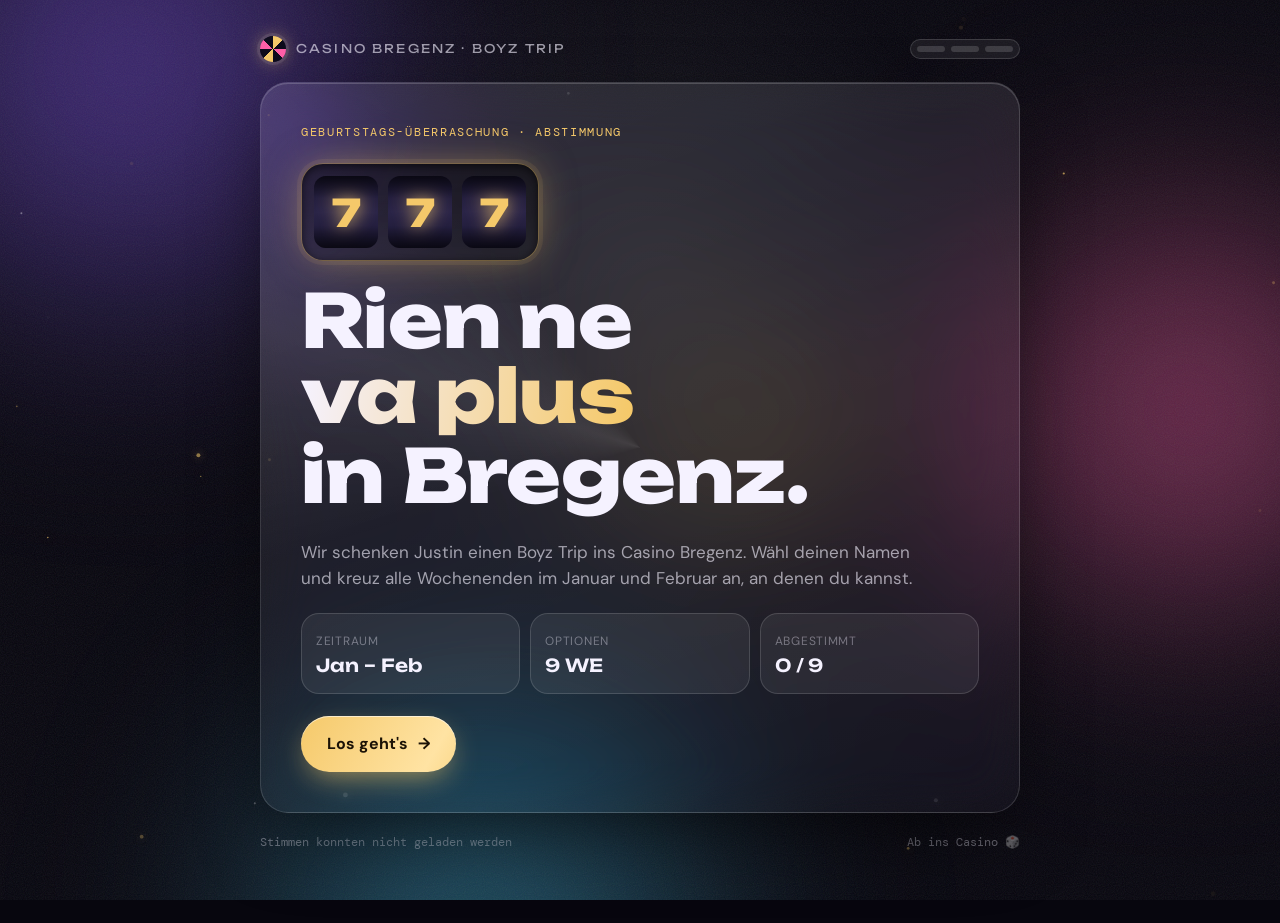
<file: index.html>
<!doctype html>
<html lang="de">
<head>
<meta charset="utf-8">
<meta name="viewport" content="width=device-width,initial-scale=1,viewport-fit=cover">
<title>Bregenz Boyz Trip</title>
<meta name="description" content="Abstimmung: Wann geht's ins Casino Bregenz?">
<meta property="og:title" content="🎰 Bregenz Boyz Trip – stimm ab!">
<meta property="og:description" content="Wähl deinen Namen und kreuz an, welche Wochenenden im Jan/Feb du kannst.">
<meta name="theme-color" content="#07060e">
<link rel="icon" href="data:image/svg+xml,%3Csvg xmlns='http://www.w3.org/2000/svg' viewBox='0 0 100 100'%3E%3Ctext y='.9em' font-size='90'%3E%F0%9F%8E%B0%3C/text%3E%3C/svg%3E">
<link rel="preconnect" href="https://fonts.googleapis.com">
<link rel="stylesheet" href="https://fonts.googleapis.com/css2?family=Unbounded:wght@400;600;800&family=DM+Sans:opsz,wght@9..40,400;9..40,500;9..40,700&family=DM+Mono:wght@500&display=swap">
<link rel="stylesheet" href="style.css">
</head>
<body>
<div class="aurora" aria-hidden="true"><div class="blob b1"></div><div class="blob b2"></div><div class="blob b3"></div><div class="blob b4"></div></div>
<div class="grain" aria-hidden="true"></div>
<canvas id="sparks" aria-hidden="true"></canvas>
<div class="spot" aria-hidden="true"></div>
<canvas id="confetti" aria-hidden="true"></canvas>

<main class="wrap">
  <div class="top">
    <div class="brand"><div class="chip-dot"></div>Casino Bregenz · Boyz Trip</div>
    <div class="steps" id="steps" aria-hidden="true"><span></span><span></span><span></span></div>
  </div>
  <section class="card" id="stage" aria-live="polite"></section>
  <div class="foot"><span id="dbstate">Verbinde …</span><span>Ab ins Casino 🎲</span></div>
</main>

<script src="common.js"></script>
<script>
let state = { step:0, name:null, picks:new Set(), none:false };
let votes = {};
let lastSave = "pending";
const stage = document.getElementById("stage");

function render(){
  const v=stage.querySelector(".view");
  if(v && !render.busy){ render.busy=true; v.classList.add("out"); setTimeout(()=>{ render.busy=false; _render(); },230); return; }
  _render();
}
function _render(){
  setSteps(state.step);
  [renderIntro, renderNames, renderDates, renderDone][state.step]();
}

function renderIntro(){
  const n = Object.keys(votes).length;
  stage.innerHTML = `<div class="view">
    <div class="eyebrow">Geburtstags-Überraschung · Abstimmung</div>
    ${slotHTML()}
    <h1><span class="reveal"><span style="--d:.1"><span class="shine">Rien ne va plus</span></span></span><span class="reveal"><span style="--d:.28">in Bregenz.</span></span></h1>
    <p class="lead">Wir schenken Justin einen Boyz Trip ins Casino Bregenz. Wähl deinen Namen und kreuz alle Wochenenden im Januar und Februar an, an denen du kannst.</p>
    <div class="facts">
      <div class="fact"><small>Zeitraum</small><b>Jan – Feb</b></div>
      <div class="fact"><small>Optionen</small><b>${DATES.length} WE</b></div>
      <div class="fact"><small>Abgestimmt</small><b>${n} / ${NAMES.length}</b></div>
    </div>
    <div class="row"><button class="btn" id="go">Los geht's <span aria-hidden="true">→</span></button></div>
  </div>`;
  document.getElementById("go").onclick = ()=>{ state.step=1; render(); };
}

function renderNames(){
  stage.innerHTML = `<div class="view">
    <div class="eyebrow">Schritt 1 von 2</div>
    <h2>Wer bist du?</h2>
    <div class="names">${NAMES.map((n,i)=>`
      <button class="name ${n===BDAY?"bday":""} ${state.name===n?"sel":""}" data-n="${n}" style="--i:${i};${hue(n)}">
        ${votes[n]?`<span class="voted">✓ dabei</span>`:""}
        <div class="avatar">${n[0]}</div>
        <span>${n}</span>
        ${n===BDAY?`<div class="tag">Geburtstagskind</div>`:""}
      </button>`).join("")}
    </div>
    <div class="row"><button class="btn ghost small" id="back">← Zurück</button></div>
  </div>`;
  stage.querySelectorAll(".name").forEach(b=>b.onclick=()=>{
    const n=b.dataset.n, v=votes[n];
    state.name=n; state.picks=new Set(v?v.dates:[]); state.none=!!(v&&v.none);
    b.classList.add("sel");
    setTimeout(()=>{ state.step=2; render(); }, 260);
  });
  document.getElementById("back").onclick=()=>{state.step=0; render();};
}

function renderDates(){
  const months=[...new Set(DATES.map(d=>d.m))], n=state.name;
  stage.innerHTML = `<div class="view">
    <div class="who" style="${hue(n)}"><div class="avatar">${n[0]}</div><b>${n}</b>${votes[n]?`<span class="small muted">· deine Auswahl bearbeiten</span>`:""}</div>
    <div class="eyebrow">Schritt 2 von 2 · Mehrfachauswahl</div>
    <h2>Welche Wochenenden passen dir?</h2>
    ${months.map(m=>`
      <div class="month">${m}</div>
      <div class="dates">${DATES.filter(d=>d.m===m).map((d,i)=>`
        <button class="date ${state.picks.has(d.id)?"sel":""}" data-id="${d.id}" style="--i:${i}" aria-pressed="${state.picks.has(d.id)}">
          <span class="check"><svg viewBox="0 0 16 16"><path d="M3 8.5l3.2 3L13 4.5"/></svg></span>
          <span class="days">${d.days}</span>
          <span class="wd">${d.wd} · ${d.m.split(" ")[0]}</span>
          ${d.hint?`<span class="hint ${d.cls||""}">${d.hint}</span>`:""}
        </button>`).join("")}
      </div>`).join("")}
    <button class="none ${state.none?"sel":""}" id="none">✕ &nbsp;Kein Termin passt mir</button>
    <div class="row actionbar" style="justify-content:space-between">
      <button class="btn ghost small" id="back">← Name ändern</button>
      <div class="row"><span class="counter" id="counter"></span><button class="btn" id="send">Abstimmen</button></div>
    </div>
  </div>`;
  const upd=()=>{ setTimeout(()=>{const cb=document.querySelector("#counter b"); cb&&cb.classList.add("bump")},0);
    document.getElementById("counter").innerHTML = state.none?"keiner passt":`<b>${state.picks.size}</b> gewählt`;
    document.getElementById("send").disabled = !(state.picks.size||state.none);
  };
  stage.querySelectorAll(".date").forEach(b=>b.onclick=(e)=>{
    const id=+b.dataset.id, r=b.getBoundingClientRect();
    b.style.setProperty("--px",(e.clientX-r.left)+"px"); b.style.setProperty("--py",(e.clientY-r.top)+"px");
    b.classList.add("flash"); setTimeout(()=>b.classList.remove("flash"),40);
    state.picks.has(id)?state.picks.delete(id):state.picks.add(id);
    b.classList.toggle("sel"); b.setAttribute("aria-pressed", state.picks.has(id));
    if(state.picks.size && state.none){ state.none=false; document.getElementById("none").classList.remove("sel"); }
    upd();
  });
  document.getElementById("none").onclick=(e)=>{
    state.none=!state.none; e.currentTarget.classList.toggle("sel",state.none);
    if(state.none){ state.picks.clear(); stage.querySelectorAll(".date.sel").forEach(x=>{x.classList.remove("sel");x.setAttribute("aria-pressed","false")}); }
    upd();
  };
  document.getElementById("back").onclick=()=>{state.step=1; render();};
  document.getElementById("send").onclick=submit;
  upd();
}

function voteCode(name, ids, none){
  const list = none ? "kein Termin" : ids.map(i=>byId[i].short).join(", ");
  return `🎰 Bregenz-Vote ${name}: ${list}\n#BZ:${name}:${none?"0":ids.join(".")}`;
}

async function submit(){
  const ids=[...state.picks].sort((a,b)=>a-b);
  const rec={name:state.name, dates:ids, none:state.none};
  votes[state.name]={...rec};
  lastSave="pending"; state.step=3; render(); burst();
  if(!WORKER_URL){ lastSave="fail"; renderDone(); return; }
  try{
    const r = await fetch(WORKER_URL + "/vote", {method:"POST", headers:{"Content-Type":"application/json"}, body:JSON.stringify(rec)});
    lastSave = r.ok ? "ok" : "fail";
  }catch{ lastSave="fail"; }
  if(state.step===3) renderDone();
}

function renderDone(){
  const ids=[...state.picks].sort((a,b)=>a-b);
  const code=voteCode(state.name, ids, state.none);
  const msg = lastSave==="ok" ? `<span class="status ok">✓ Gespeichert. Du kannst deine Auswahl jederzeit ändern.</span>`
    : lastSave==="pending" ? `<span class="status">Speichere …</span>`
    : `<span class="status warn">Speichern hat nicht geklappt. Kopier deine Antwort und schick sie in den Gruppenchat.</span>`;
  stage.innerHTML = `<div class="view done">
    <div class="eyebrow">Faites vos jeux</div>
    <h2><span class="shine">Danke, ${esc(state.name)}!</span></h2>
    <p class="lead">${state.none?"Schade, dass kein Termin passt. Wir melden uns.":`Du hast <b>${ids.length}</b> ${ids.length===1?"Wochenende":"Wochenenden"} gewählt: ${ids.map(i=>byId[i].short).join(" · ")}`}</p>
    ${msg}
    ${lastSave==="fail"?`<div class="ticket">
      <div class="eyebrow">Deine Antwort</div>
      <code id="code">${esc(code)}</code>
      <div class="row"><button class="btn small" id="copy">Kopieren</button><span class="small muted" id="copied"></span></div>
    </div>`:""}
    <div class="row">
      <button class="btn ghost small" id="edit">Auswahl ändern</button>
      <button class="btn ghost small" id="restart">Für jemand anderen abstimmen</button>
    </div>
  </div>`;
  const cp=document.getElementById("copy");
  if(cp) cp.onclick=async()=>{
    const out=document.getElementById("copied");
    try{ await navigator.clipboard.writeText(code); out.textContent="Kopiert ✓"; }
    catch{ const r=document.createRange(); r.selectNodeContents(document.getElementById("code")); const s=getSelection(); s.removeAllRanges(); s.addRange(r); out.textContent="Markiert – jetzt kopieren"; }
  };
  document.getElementById("edit").onclick=()=>{state.step=2; render();};
  document.getElementById("restart").onclick=()=>{state={step:1,name:null,picks:new Set(),none:false}; render();};
}

render();
loadVotes().then(({votes:v})=>{
  votes=v; document.getElementById("dbstate").textContent = WORKER_URL ? "Live verbunden" : "Worker noch nicht eingerichtet";
  if(state.step===0) renderIntro();
}).catch(()=>{ document.getElementById("dbstate").textContent="Stimmen konnten nicht geladen werden"; });
</script>
</body>
</html>
</file>
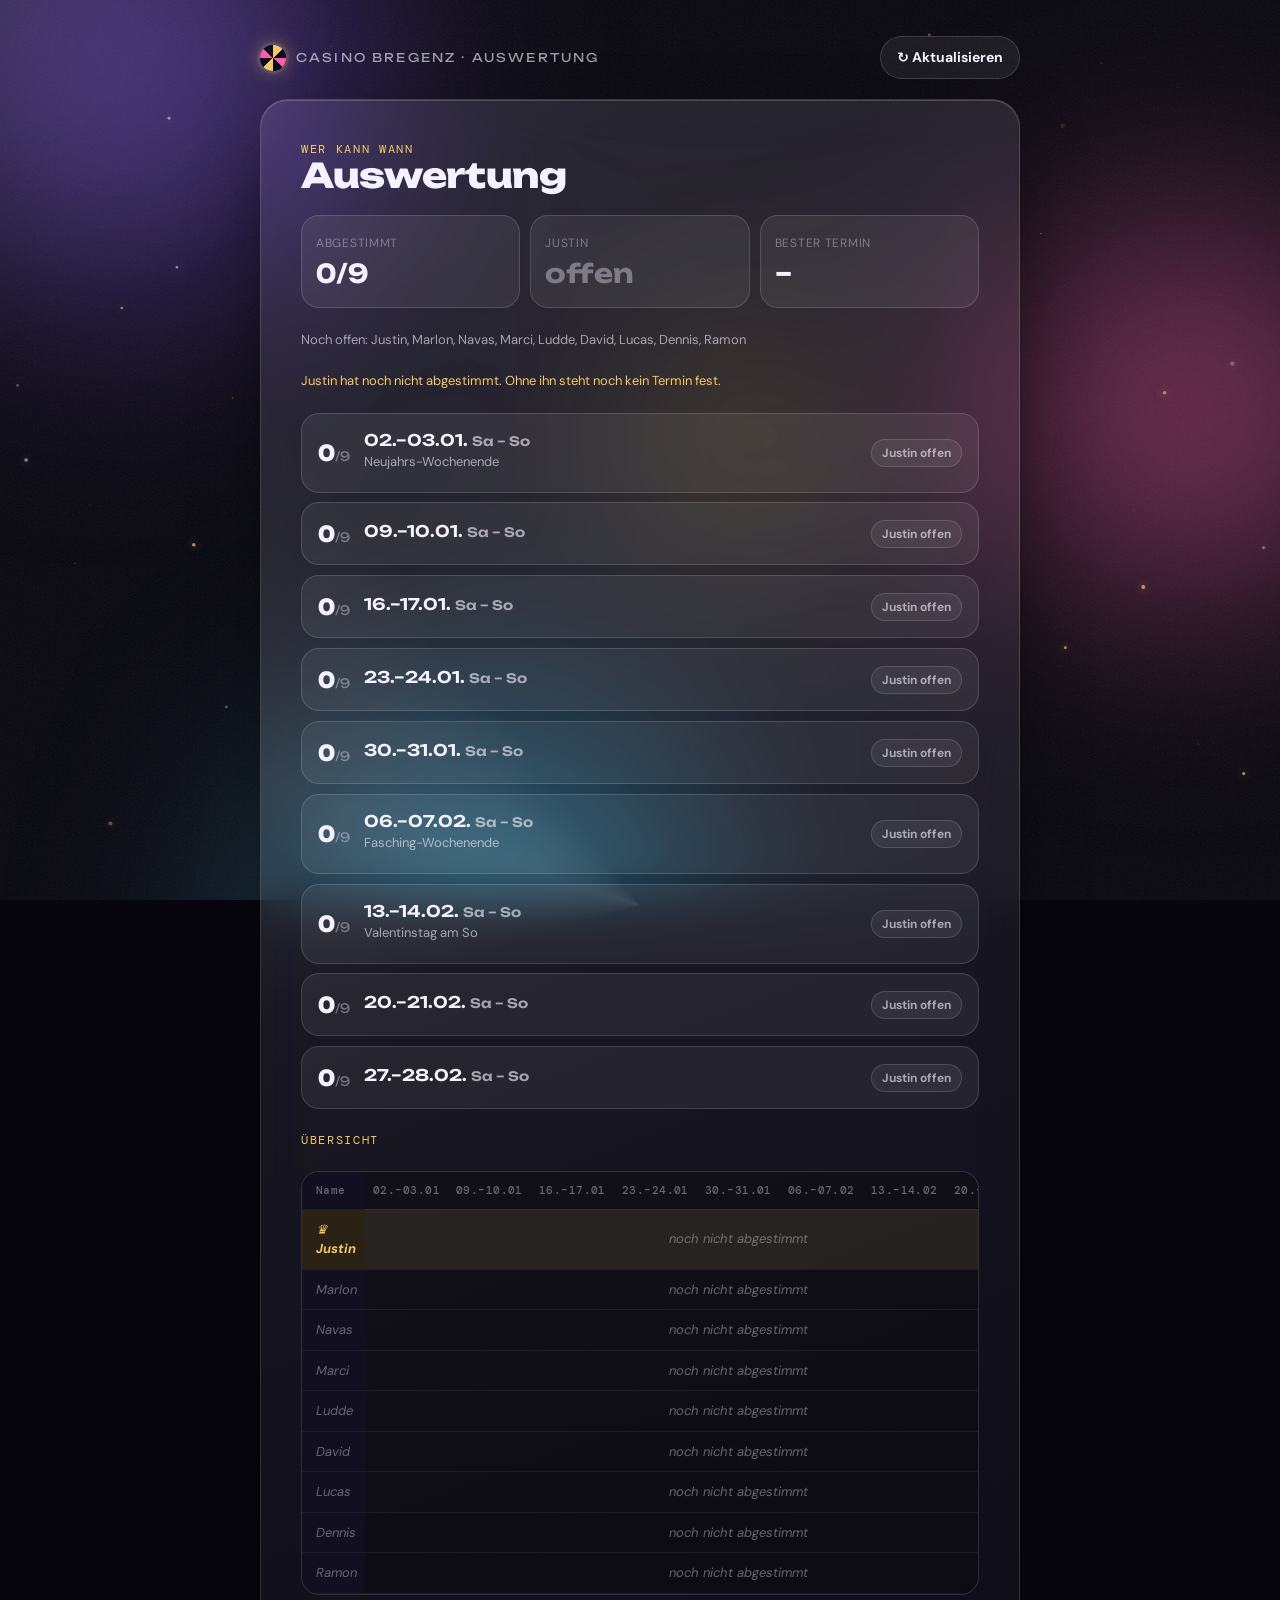
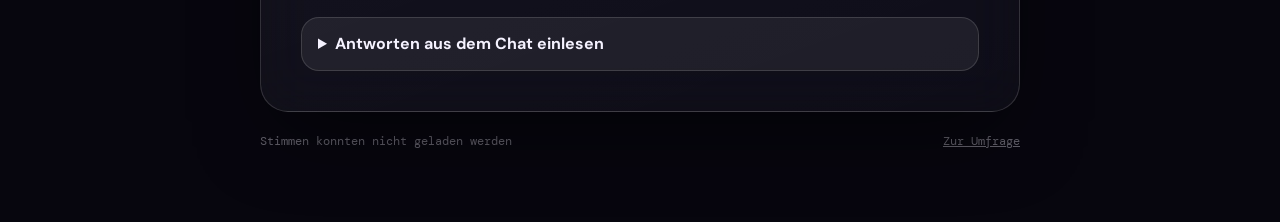
<file: auswertung.html>
<!doctype html>
<html lang="de">
<head>
<meta charset="utf-8">
<meta name="viewport" content="width=device-width,initial-scale=1,viewport-fit=cover">
<title>Bregenz Auswertung</title>
<meta name="robots" content="noindex">
<meta name="theme-color" content="#07060e">
<link rel="icon" href="data:image/svg+xml,%3Csvg xmlns='http://www.w3.org/2000/svg' viewBox='0 0 100 100'%3E%3Ctext y='.9em' font-size='90'%3E%F0%9F%8E%B2%3C/text%3E%3C/svg%3E">
<link rel="preconnect" href="https://fonts.googleapis.com">
<link rel="stylesheet" href="https://fonts.googleapis.com/css2?family=Unbounded:wght@400;600;800&family=DM+Sans:opsz,wght@9..40,400;9..40,500;9..40,700&family=DM+Mono:wght@500&display=swap">
<link rel="stylesheet" href="style.css">
</head>
<body>
<div class="aurora" aria-hidden="true"><div class="blob b1"></div><div class="blob b2"></div><div class="blob b3"></div><div class="blob b4"></div></div>
<div class="grain" aria-hidden="true"></div>
<canvas id="sparks" aria-hidden="true"></canvas>
<div class="spot" aria-hidden="true"></div>
<canvas id="confetti" aria-hidden="true"></canvas>

<main class="wrap">
  <div class="top">
    <div class="brand"><div class="chip-dot"></div>Casino Bregenz · Auswertung</div>
    <button class="btn ghost small" id="reload">↻ Aktualisieren</button>
  </div>
  <section class="card" id="stage" aria-live="polite"><div class="view"><h2>Lade Stimmen …</h2></div></section>
  <div class="foot"><span id="dbstate"></span><a href="./" style="color:inherit">Zur Umfrage</a></div>
</main>

<script src="common.js"></script>
<script>
let votes = {};
const stage = document.getElementById("stage");

function renderResults(){
  const voters=NAMES.filter(n=>votes[n]);
  const open=NAMES.filter(n=>!votes[n]);
  const j=votes[BDAY];
  const rows=DATES.map(d=>{
    const who=voters.filter(n=>votes[n].dates.includes(d.id));
    const jYes = j ? j.dates.includes(d.id) : null;
    return {d, who, jYes, dead: jYes===false};
  });
  const alive=rows.filter(r=>!r.dead);
  const max=Math.max(0,...alive.map(r=>r.who.length));
  const best = (j && max>0) ? alive.filter(r=>r.who.length===max).map(r=>r.d.id) : [];
  const sorted=[...rows].sort((a,b)=>(a.dead-b.dead)||(b.who.length-a.who.length)||(a.d.id-b.d.id));

  stage.innerHTML = `<div class="view">
    <div><div class="eyebrow">Wer kann wann</div><h2>Auswertung</h2></div>
    <div class="kpis">
      <div class="kpi"><small>Abgestimmt</small><b>${voters.length}/${NAMES.length}</b></div>
      <div class="kpi"><small>Justin</small><b style="color:${j?"var(--gold)":"var(--faint)"}">${j?(j.none?"kann nie":j.dates.length+" WE"):"offen"}</b></div>
      <div class="kpi"><small>Bester Termin</small><b>${best.length?byId[best[0]].short.slice(0,6):"–"}</b></div>
    </div>
    ${open.length?`<p class="small muted" style="margin:0">Noch offen: ${open.map(esc).join(", ")}</p>`:`<p class="small" style="margin:0;color:var(--ok)">Alle haben abgestimmt ✓</p>`}
    ${!j?`<p class="small" style="margin:0;color:var(--gold)">Justin hat noch nicht abgestimmt. Ohne ihn steht noch kein Termin fest.</p>`:""}
    <div class="rank">${sorted.map((r,i)=>`
      <div class="r ${r.dead?"dead":""} ${best.includes(r.d.id)?"best":""}" style="--i:${i}">
        <div class="bar" data-w="${(r.who.length/NAMES.length*100).toFixed(1)}"></div>
        <div class="num">${r.who.length}<small>/${NAMES.length}</small></div>
        <div style="min-width:0">
          <div class="when">${r.d.short} <span class="sub">${r.d.wd}</span>${best.includes(r.d.id)?`<span class="crown">Favorit</span>`:""}</div>
          ${r.d.hint?`<div class="sub">${r.d.hint}</div>`:""}
          <div class="faces">${r.who.map(n=>`<span class="face ${n===BDAY?"j":""}" style="${hue(n)}" title="${n}">${n.slice(0,2)}</span>`).join("")}</div>
        </div>
        <div class="jcol">${r.jYes===true?`<span class="jstate yes">♛ Justin kann</span>`:r.jYes===false?`<span class="jstate no">✕ Justin kann nicht · fällt weg</span>`:`<span class="jstate open">Justin offen</span>`}</div>
      </div>`).join("")}
    </div>
    <div class="eyebrow">Übersicht</div>
    <div class="matrix-wrap"><table>
      <thead><tr><th>Name</th>${DATES.map(d=>`<th>${d.short.replace(/\.$/,"")}</th>`).join("")}</tr></thead>
      <tbody>${NAMES.map(n=>{
        const v=votes[n];
        if(!v) return `<tr class="pending ${n===BDAY?"jrow":""}"><td>${n===BDAY?"♛ ":""}${n}</td><td colspan="${DATES.length}">noch nicht abgestimmt</td></tr>`;
        return `<tr class="${n===BDAY?"jrow":""}"><td>${n===BDAY?"♛ ":""}${n}</td>${DATES.map(d=>v.dates.includes(d.id)?`<td class="y">✓</td>`:`<td class="n">✕</td>`).join("")}</tr>`;
      }).join("")}</tbody>
    </table></div>
    <details>
      <summary>Antworten aus dem Chat einlesen</summary>
      <p class="small muted" style="margin-top:0">Falls jemand nicht speichern konnte und seinen <code>#BZ:</code>-Code in den Chat geschickt hat: Chatverlauf hier reinkopieren. Die Codes werden in dieser Ansicht mitgezählt (nicht gespeichert).</p>
      <textarea id="imp" placeholder="#BZ:Marlon:2.4.6"></textarea>
      <div class="row" style="margin-top:10px"><button class="btn small" id="doImp">Einlesen</button><span class="small muted" id="impOut"></span></div>
    </details>
  </div>`;
  requestAnimationFrame(()=>stage.querySelectorAll(".bar").forEach(b=>b.style.width=b.dataset.w+"%"));
  document.getElementById("doImp").onclick=importCodes;
}

function importCodes(){
  const txt=document.getElementById("imp").value;
  const re=/#BZ:([A-Za-zÄÖÜäöüß]+):([0-9.]*)/g; let m, c=0;
  while((m=re.exec(txt))){
    const name=NAMES.find(n=>n.toLowerCase()===m[1].toLowerCase()); if(!name) continue;
    const ids=[...new Set(m[2].split(".").map(Number).filter(x=>byId[x]))].sort((a,b)=>a-b);
    votes[name]={name, dates:ids, none:!ids.length}; c++;
  }
  document.getElementById("impOut").textContent = c ? `${c} eingelesen ✓` : "Keine #BZ-Codes gefunden.";
  if(c) setTimeout(renderResults,500);
}

async function load(){
  const st=document.getElementById("dbstate");
  st.textContent="Lade …";
  try{
    const {votes:v, source}=await loadVotes();
    votes=v; renderResults();
    st.textContent=(source==="live"?"Live":"Über GitHub (kann bis zu 5 Min. verzögert sein)")+" · "+new Date().toLocaleTimeString("de-DE",{hour:"2-digit",minute:"2-digit"});
  }catch(e){
    st.textContent="Stimmen konnten nicht geladen werden"; renderResults();
  }
}
document.getElementById("reload").onclick=load;
load();
setInterval(load, 60000);
</script>
</body>
</html>
</file>
<file: style.css>
/* Layout: one centered glass console over a slowly drifting night-lake aurora; three steps slide through it like dealt cards. Single dark theme by choice. */
:root{
  color-scheme: dark;
  --ink:#07060e;
  --ink-2:#0e0c1c;
  --fg:#f5f2ff;
  --muted:rgba(245,242,255,.62);
  --faint:rgba(245,242,255,.38);
  --glass:rgba(255,255,255,.065);
  --glass-hi:rgba(255,255,255,.12);
  --line:rgba(255,255,255,.14);
  --gold:#f5c96a;
  --gold-deep:#c8902c;
  --rose:#ff5fa8;
  --lake:#46d3ff;
  --violet:#8b5cff;
  --ok:#62f2ae;
  --bad:#ff6f7d;
  --f-display:"Unbounded", "Arial Black", system-ui, sans-serif;
  --f-body:"DM Sans", system-ui, -apple-system, "Segoe UI", sans-serif;
  --f-mono:"DM Mono", ui-monospace, "SF Mono", Menlo, monospace;
  --r-lg:28px; --r-md:18px; --r-sm:12px;
  --ease: cubic-bezier(.2,.8,.2,1);
}
*{box-sizing:border-box}
html,body{min-height:100%}
body{
  background:var(--ink); color:var(--fg);
  font-family:var(--f-body); font-size:16px; line-height:1.5;
  overflow-x:hidden;
  padding-left:max(16px, env(safe-area-inset-left, 0px));
  padding-right:max(16px, env(safe-area-inset-right, 0px));
}
/* ---------- ambient aurora ---------- */
.aurora{position:fixed; inset:0; z-index:0; overflow:hidden; pointer-events:none}
.blob{position:absolute; border-radius:50%; filter:blur(90px); opacity:.55; mix-blend-mode:screen; will-change:transform}
.b1{width:60vmax;height:60vmax;left:-20vmax;top:-25vmax;background:radial-gradient(circle,var(--violet),transparent 65%);animation:drift1 22s ease-in-out infinite alternate}
.b2{width:50vmax;height:50vmax;right:-18vmax;top:10vh;background:radial-gradient(circle,var(--rose),transparent 65%);animation:drift2 26s ease-in-out infinite alternate}
.b3{width:55vmax;height:55vmax;left:10vw;bottom:-30vmax;background:radial-gradient(circle,var(--lake),transparent 65%);animation:drift3 30s ease-in-out infinite alternate;opacity:.45}
.b4{width:26vmax;height:26vmax;left:45vw;top:30vh;background:radial-gradient(circle,var(--gold),transparent 65%);animation:drift4 18s ease-in-out infinite alternate;opacity:.28}
@keyframes drift1{to{transform:translate(18vw,14vh) scale(1.15)}}
@keyframes drift2{to{transform:translate(-22vw,20vh) scale(.9)}}
@keyframes drift3{to{transform:translate(14vw,-18vh) scale(1.2)}}
@keyframes drift4{to{transform:translate(-30vw,-12vh) scale(1.4)}}
.grain{position:fixed;inset:0;z-index:1;pointer-events:none;opacity:.09;
  background-image:url("data:image/svg+xml,%3Csvg xmlns='http://www.w3.org/2000/svg' width='160' height='160'%3E%3Cfilter id='n'%3E%3CfeTurbulence type='fractalNoise' baseFrequency='.9' numOctaves='3' stitchTiles='stitch'/%3E%3C/filter%3E%3Crect width='100%25' height='100%25' filter='url(%23n)'/%3E%3C/svg%3E")}
.spot{position:fixed;inset:0;z-index:1;pointer-events:none;
  background:radial-gradient(600px circle at var(--mx,50%) var(--my,30%), rgba(255,255,255,.07), transparent 60%)}
#confetti{position:fixed;inset:0;z-index:50;pointer-events:none}

/* ---------- shell ---------- */
.wrap{position:relative; z-index:2; max-width:760px; margin:0 auto; padding-block:28px 64px; display:flex; flex-direction:column; gap:20px}
.top{display:flex; align-items:center; justify-content:space-between; gap:12px; flex-wrap:wrap}
.brand{display:flex; align-items:center; gap:10px; font-family:var(--f-display); font-size:12px; letter-spacing:.18em; text-transform:uppercase; color:var(--muted)}
.chip-dot{width:26px;height:26px;border-radius:50%;
  background:conic-gradient(var(--gold) 0 12.5%, var(--ink-2) 0 25%, var(--rose) 0 37.5%, var(--ink-2) 0 50%, var(--gold) 0 62.5%, var(--ink-2) 0 75%, var(--rose) 0 87.5%, var(--ink-2) 0);
  box-shadow:0 0 0 3px rgba(255,255,255,.08), 0 0 18px rgba(245,201,106,.45); animation:spin 9s linear infinite}
@keyframes spin{to{transform:rotate(360deg)}}
.steps{display:flex; gap:6px; padding:6px; border-radius:999px; background:var(--glass); border:1px solid var(--line); backdrop-filter:blur(14px); -webkit-backdrop-filter:blur(14px)}
.steps span{width:28px;height:6px;border-radius:99px;background:rgba(255,255,255,.15);transition:all .5s var(--ease)}
.steps span.on{width:46px;background:linear-gradient(90deg,var(--gold),var(--rose))}

.card{
  position:relative; border-radius:var(--r-lg);
  background:linear-gradient(160deg, rgba(255,255,255,.11), rgba(255,255,255,.03));
  border:1px solid var(--line);
  backdrop-filter:blur(26px) saturate(150%); -webkit-backdrop-filter:blur(26px) saturate(150%);
  box-shadow:0 30px 80px -20px rgba(0,0,0,.6), inset 0 1px 0 rgba(255,255,255,.18);
  padding:clamp(22px,4.5vw,40px);
  overflow:hidden;
}
.card::before{ /* moving sheen */
  content:""; position:absolute; inset:-40%; pointer-events:none;
  background:conic-gradient(from 0deg, transparent 0 70%, rgba(255,255,255,.08) 80%, transparent 90%);
  animation:spin 14s linear infinite;
}
.card > *{position:relative}

.view{display:flex; flex-direction:column; gap:22px; animation:dealIn .8s var(--ease) both}
@keyframes dealIn{from{opacity:0; filter:blur(18px); transform:translateY(24px) scale(.98)}to{opacity:1; filter:blur(0); transform:none}}

.eyebrow{font-family:var(--f-mono); font-size:12px; letter-spacing:.14em; text-transform:uppercase; color:var(--gold)}
h1,h2{font-family:var(--f-display); font-weight:800; margin:0; text-wrap:balance; line-height:1.02; letter-spacing:-.01em}
h1{font-size:clamp(38px,9vw,74px)}
h2{font-size:clamp(24px,5vw,34px)}
.shine{background:linear-gradient(100deg,var(--fg) 20%,var(--gold) 40%,var(--rose) 55%,var(--fg) 75%); background-size:250% 100%;
  -webkit-background-clip:text; background-clip:text; color:transparent; animation:sheen 6s ease-in-out infinite}
@keyframes sheen{0%,100%{background-position:100% 0}50%{background-position:0 0}}
.lead{color:var(--muted); max-width:52ch; margin:0; font-size:17px}

.facts{display:grid; grid-template-columns:repeat(3,minmax(0,1fr)); gap:10px}
.fact{padding:14px; border-radius:var(--r-md); background:var(--glass); border:1px solid var(--line)}
.fact b{display:block; font-family:var(--f-display); font-size:18px; font-weight:600}
.fact small{color:var(--faint); font-size:12px; letter-spacing:.06em; text-transform:uppercase}

/* ---------- buttons ---------- */
.row{display:flex; gap:10px; flex-wrap:wrap; align-items:center}
.btn{
  appearance:none; border:0; cursor:pointer; font:inherit; font-weight:700; font-size:16px;
  padding:16px 26px; border-radius:999px; color:#1b1206;
  background:linear-gradient(120deg,var(--gold),#ffe3a3 45%,var(--gold) 70%);
  background-size:200% 100%;
  box-shadow:0 10px 30px -8px rgba(245,201,106,.7), inset 0 1px 0 rgba(255,255,255,.6);
  transition:transform .25s var(--ease), box-shadow .25s, background-position .6s, opacity .2s;
  display:inline-flex; align-items:center; gap:10px;
}
.btn:hover{transform:translateY(-2px); background-position:100% 0; box-shadow:0 16px 40px -8px rgba(245,201,106,.85), inset 0 1px 0 rgba(255,255,255,.6)}
.btn:active{transform:scale(.97)}
.btn[disabled]{opacity:.35; cursor:not-allowed; transform:none}
.btn.ghost{background:var(--glass); color:var(--fg); border:1px solid var(--line); box-shadow:none}
.btn.ghost:hover{background:var(--glass-hi)}
.btn.small{padding:10px 16px; font-size:14px}
:focus-visible{outline:2px solid var(--lake); outline-offset:3px}

/* ---------- names ---------- */
.names{display:grid; grid-template-columns:repeat(3,minmax(0,1fr)); gap:12px}
.name{
  position:relative; cursor:pointer; text-align:left; font:inherit; color:var(--fg);
  padding:16px 14px; border-radius:var(--r-md);
  background:var(--glass); border:1px solid var(--line);
  display:flex; flex-direction:column; gap:10px; min-width:0;
  transition:transform .35s var(--ease), background .3s, border-color .3s, box-shadow .3s;
  animation:pop .6s var(--ease) both; animation-delay:calc(var(--i) * 55ms);
}
@keyframes pop{from{opacity:0; transform:translateY(14px) scale(.92); filter:blur(8px)}to{opacity:1; transform:none; filter:none}}
.name:hover{transform:translateY(-4px) rotate(-.6deg); background:var(--glass-hi)}
.avatar{width:42px;height:42px;border-radius:50%;display:grid;place-items:center;font-family:var(--f-display);font-weight:800;font-size:16px;
  background:linear-gradient(135deg,var(--h1),var(--h2)); color:#0b0914; box-shadow:0 6px 18px -6px var(--h1)}
.name span{font-weight:700; font-size:16px; overflow:hidden; text-overflow:ellipsis}
.name .voted{position:absolute; top:10px; right:10px; font-size:10px; font-family:var(--f-mono); letter-spacing:.08em; text-transform:uppercase; color:var(--ok)}
.name.bday{border-color:rgba(245,201,106,.55); background:linear-gradient(160deg,rgba(245,201,106,.18),rgba(255,95,168,.08))}
.name.bday .tag{font-size:11px; font-family:var(--f-mono); color:var(--gold); letter-spacing:.06em}
.name.sel{border-color:var(--gold); box-shadow:0 0 0 2px var(--gold), 0 12px 40px -10px rgba(245,201,106,.6)}

/* ---------- dates ---------- */
.month{font-family:var(--f-mono); font-size:12px; letter-spacing:.16em; text-transform:uppercase; color:var(--faint); display:flex; align-items:center; gap:12px}
.month::after{content:""; flex:1; height:1px; background:var(--line)}
.dates{display:grid; grid-template-columns:repeat(auto-fill,minmax(200px,1fr)); gap:12px}
.date{
  position:relative; cursor:pointer; font:inherit; color:var(--fg); text-align:left;
  padding:18px; border-radius:var(--r-md);
  background:var(--glass); border:1px solid var(--line);
  display:flex; flex-direction:column; gap:4px; min-width:0; overflow:hidden;
  transition:transform .35s var(--ease), border-color .3s, background .3s;
  animation:pop .6s var(--ease) both; animation-delay:calc(var(--i) * 45ms);
}
.date:hover{transform:translateY(-3px)}
.date .days{font-family:var(--f-display); font-weight:800; font-size:30px; letter-spacing:-.02em; font-variant-numeric:tabular-nums}
.date .wd{color:var(--muted); font-size:14px}
.date .hint{margin-top:8px; align-self:flex-start; font-size:12px; font-weight:700; padding:4px 10px; border-radius:99px; background:rgba(70,211,255,.14); color:var(--lake); border:1px solid rgba(70,211,255,.35)}
.date .hint.gold{background:rgba(245,201,106,.14); color:var(--gold); border-color:rgba(245,201,106,.4)}
.date .hint.rose{background:rgba(255,95,168,.14); color:var(--rose); border-color:rgba(255,95,168,.4)}
.date .check{position:absolute; top:14px; right:14px; width:28px; height:28px; border-radius:50%; border:1.5px solid var(--line); display:grid; place-items:center; transition:all .35s var(--ease)}
.date .check svg{width:14px;height:14px; stroke:#1b1206; stroke-width:3; fill:none; stroke-dasharray:20; stroke-dashoffset:20; transition:stroke-dashoffset .35s .1s var(--ease)}
.date.sel{border-color:var(--gold); background:linear-gradient(150deg,rgba(245,201,106,.22),rgba(255,95,168,.1) 70%)}
.date.sel .check{background:var(--gold); border-color:var(--gold); transform:scale(1.1); box-shadow:0 0 20px rgba(245,201,106,.7)}
.date.sel .check svg{stroke-dashoffset:0}
.date::after{content:""; position:absolute; inset:0; background:radial-gradient(circle at var(--px,50%) var(--py,50%), rgba(245,201,106,.35), transparent 50%); opacity:0; transition:opacity .5s; pointer-events:none}
.date.flash::after{opacity:1; transition:opacity 0s}

.none{display:flex; align-items:center; gap:12px; padding:14px 18px; border-radius:var(--r-md); border:1px dashed var(--line); cursor:pointer; color:var(--muted); background:transparent; font:inherit; text-align:left}
.none.sel{border-style:solid; border-color:var(--bad); color:var(--fg); background:rgba(255,111,125,.1)}
.counter{font-family:var(--f-mono); color:var(--muted); font-size:14px}
.counter b{color:var(--gold); font-size:18px}

.who{display:flex; align-items:center; gap:12px; padding:10px 14px 10px 10px; border-radius:999px; background:var(--glass); border:1px solid var(--line); align-self:flex-start}
.who .avatar{width:34px;height:34px;font-size:13px}

/* ---------- done ---------- */
.done{align-items:flex-start}
.ticket{width:100%; padding:20px; border-radius:var(--r-md); background:rgba(0,0,0,.25); border:1px dashed rgba(245,201,106,.5); display:flex; flex-direction:column; gap:10px}
.ticket code{font-family:var(--f-mono); font-size:14px; color:var(--fg); word-break:break-word; white-space:pre-wrap}
.status{font-size:14px; color:var(--muted)}
.status.ok{color:var(--ok)}
.status.warn{color:var(--gold)}

/* ---------- results ---------- */
.res-head{display:flex; justify-content:space-between; align-items:flex-end; gap:16px; flex-wrap:wrap}
.kpis{display:grid; grid-template-columns:repeat(3,minmax(0,1fr)); gap:10px}
.kpi{padding:14px; border-radius:var(--r-md); background:var(--glass); border:1px solid var(--line)}
.kpi b{font-family:var(--f-display); font-size:26px; display:block; font-variant-numeric:tabular-nums}
.kpi small{color:var(--faint); font-size:12px; text-transform:uppercase; letter-spacing:.06em}
.rank{display:flex; flex-direction:column; gap:10px}
.r{position:relative; display:grid; grid-template-columns:auto minmax(0,1fr) auto; gap:14px; align-items:center; padding:14px 16px; border-radius:var(--r-md); background:var(--glass); border:1px solid var(--line); overflow:hidden; animation:pop .6s var(--ease) both; animation-delay:calc(var(--i)*50ms)}
.r .bar{position:absolute; left:0; top:0; bottom:0; width:0; background:linear-gradient(90deg,rgba(245,201,106,.22),rgba(255,95,168,.12)); transition:width 1.2s var(--ease); z-index:0}
.r > *:not(.bar){position:relative; z-index:1}
.r .when{font-family:var(--f-display); font-weight:600; font-size:16px}
.r .sub{font-size:13px; color:var(--muted)}
.r .num{font-family:var(--f-display); font-weight:800; font-size:22px; font-variant-numeric:tabular-nums}
.r .num small{font-size:13px; color:var(--faint); font-weight:400}
.faces{display:flex; flex-wrap:wrap; gap:4px; margin-top:6px}
.face{width:26px;height:26px;border-radius:50%;display:grid;place-items:center;font-size:11px;font-weight:800;color:#0b0914;background:linear-gradient(135deg,var(--h1),var(--h2))}
.face.j{box-shadow:0 0 0 2px var(--gold)}
.jstate{font-size:12px; font-weight:700; padding:4px 10px; border-radius:99px; display:inline-flex; align-items:center; gap:6px}
.jstate.yes{background:rgba(245,201,106,.16); color:var(--gold); border:1px solid rgba(245,201,106,.45)}
.jstate.no{background:rgba(255,111,125,.12); color:var(--bad); border:1px solid rgba(255,111,125,.4)}
.jstate.open{background:rgba(255,255,255,.06); color:var(--muted); border:1px solid var(--line)}
.r.dead{opacity:.45}
.r.dead .when{text-decoration:line-through; text-decoration-color:var(--bad)}
.r.best{border-color:var(--gold); box-shadow:0 0 0 1px var(--gold), 0 18px 50px -18px rgba(245,201,106,.7)}
.crown{font-family:var(--f-mono); font-size:11px; letter-spacing:.1em; text-transform:uppercase; color:#1b1206; background:var(--gold); padding:3px 8px; border-radius:99px; margin-left:8px; vertical-align:middle}

.matrix-wrap{overflow-x:auto; border-radius:var(--r-md); border:1px solid var(--line); background:rgba(0,0,0,.2)}
table{border-collapse:collapse; width:100%; font-size:13px; min-width:640px}
th,td{padding:10px 8px; text-align:center; border-bottom:1px solid rgba(255,255,255,.06)}
th{font-family:var(--f-mono); font-weight:500; color:var(--faint); font-size:11px; letter-spacing:.04em; white-space:nowrap}
td:first-child,th:first-child{text-align:left; padding-left:14px; position:sticky; left:0; background:#110f20}
tr.jrow td{background:rgba(245,201,106,.1)}
tr.jrow td:first-child{color:var(--gold); font-weight:700; background:#2a2214}
.y{color:var(--ok); font-weight:800}
.n{color:rgba(255,255,255,.18)}
tr.jrow .n{color:var(--bad)}
.pending td{color:var(--faint); font-style:italic}

textarea{width:100%; min-height:110px; resize:vertical; border-radius:var(--r-sm); border:1px solid var(--line); background:rgba(0,0,0,.3); color:var(--fg); font-family:var(--f-mono); font-size:13px; padding:12px}
details{border-radius:var(--r-md); border:1px solid var(--line); background:var(--glass); padding:14px 16px}
summary{cursor:pointer; font-weight:700}
details[open] summary{margin-bottom:12px}
.muted{color:var(--muted)} .small{font-size:13px}
.foot{display:flex; justify-content:space-between; gap:12px; flex-wrap:wrap; color:var(--faint); font-size:12px; font-family:var(--f-mono)}
.linkish{background:none;border:0;color:var(--faint);font:inherit;cursor:pointer;text-decoration:underline;padding:0}

@media (max-width:620px){
  .names{grid-template-columns:repeat(3,minmax(0,1fr))}
  .facts,.kpis{grid-template-columns:repeat(3,minmax(0,1fr))}
  .fact b,.kpi b{font-size:16px}
  .dates{grid-template-columns:repeat(2,minmax(0,1fr))}
  .date{padding:14px}
  .date .days{font-size:24px}
  .r{grid-template-columns:minmax(0,1fr) auto}
  .r .jcol{grid-column:1 / -1}
}
@media (prefers-reduced-motion:reduce){
  *,*::before,*::after{animation:none!important; transition:none!important}
}

/* ================= EXTRA: mehr Motion + Mobile ================= */
.card{overflow:clip}
#sparks{position:fixed;inset:0;z-index:1;pointer-events:none}

/* Slot machine im Intro */
.slot{display:flex; gap:10px; padding:12px; border-radius:22px; align-self:flex-start;
  background:linear-gradient(180deg,rgba(0,0,0,.45),rgba(0,0,0,.2)); border:1px solid rgba(245,201,106,.4);
  box-shadow:0 0 0 4px rgba(245,201,106,.08), 0 0 40px -6px rgba(245,201,106,.5), inset 0 2px 10px rgba(0,0,0,.6)}
.reel{width:64px; height:72px; overflow:hidden; border-radius:12px; position:relative;
  background:linear-gradient(180deg,#1a1630,#2a2448 50%,#1a1630)}
.reel::after{content:"";position:absolute;inset:0;background:linear-gradient(180deg,rgba(0,0,0,.6),transparent 30%,transparent 70%,rgba(0,0,0,.6));pointer-events:none}
.strip{display:flex; flex-direction:column; animation:reel 2.2s cubic-bezier(.15,.9,.25,1.08) both; animation-delay:calc(var(--r)*.35s + .2s)}
.strip span{height:72px; display:grid; place-items:center; font-family:var(--f-display); font-weight:800; font-size:38px; flex:none}
.strip span:nth-child(4n+1){color:var(--rose)} .strip span:nth-child(4n+2){color:var(--lake)} .strip span:nth-child(4n+3){color:#fff} .strip span:nth-child(4n){color:var(--violet)}
.strip span:last-child{color:var(--gold); text-shadow:0 0 18px rgba(245,201,106,.9)}
@keyframes reel{from{transform:translateY(0)}to{transform:translateY(calc(-72px * 13))}}
.slot.win{animation:win 1.2s ease-in-out 3 both; animation-delay:1.9s}
@keyframes win{0%,100%{box-shadow:0 0 0 4px rgba(245,201,106,.08),0 0 40px -6px rgba(245,201,106,.5),inset 0 2px 10px rgba(0,0,0,.6)}50%{box-shadow:0 0 0 4px rgba(245,201,106,.5),0 0 70px 0 rgba(245,201,106,.9),inset 0 2px 10px rgba(0,0,0,.6)}}

/* Headline reveal */
.reveal{display:block; overflow:hidden; padding-bottom:.06em}
.reveal > span{display:inline-block; animation:rise 1s var(--ease) both; animation-delay:calc(var(--d,0) * 1s)}
@keyframes rise{from{transform:translateY(105%) rotate(4deg); filter:blur(6px)}to{transform:none; filter:none}}

/* Pulsierender Haupt-Button */
.btn:not([disabled]):not(.ghost){animation:pulse 2.6s ease-in-out infinite}
@keyframes pulse{0%,100%{box-shadow:0 10px 30px -8px rgba(245,201,106,.7),0 0 0 0 rgba(245,201,106,.45),inset 0 1px 0 rgba(255,255,255,.6)}50%{box-shadow:0 10px 30px -8px rgba(245,201,106,.7),0 0 0 12px rgba(245,201,106,0),inset 0 1px 0 rgba(255,255,255,.6)}}

/* Ripple */
.btn,.name,.date,.none{position:relative; overflow:hidden; -webkit-tap-highlight-color:transparent}
.ripple{position:absolute; border-radius:50%; pointer-events:none; width:20px; height:20px; margin:-10px 0 0 -10px;
  background:radial-gradient(circle,rgba(255,255,255,.55),rgba(245,201,106,.25) 50%,transparent 70%); animation:ripple .7s ease-out forwards}
@keyframes ripple{to{transform:scale(28); opacity:0}}

/* Auswahl: Schimmer + Wackler */
.date.sel{animation:selPop .45s var(--ease)}
@keyframes selPop{0%{transform:scale(.96)}60%{transform:scale(1.03)}100%{transform:none}}
.date.sel::before{content:""; position:absolute; inset:0; pointer-events:none;
  background:linear-gradient(110deg,transparent 30%,rgba(255,255,255,.28) 50%,transparent 70%); background-size:250% 100%; animation:sweep 2.8s ease-in-out infinite}
@keyframes sweep{0%{background-position:150% 0}60%,100%{background-position:-60% 0}}
.name.bday .avatar{animation:crown 3s ease-in-out infinite}
@keyframes crown{0%,100%{transform:rotate(0)}10%{transform:rotate(-12deg) scale(1.08)}20%{transform:rotate(10deg)}30%{transform:none}}
.counter b{display:inline-block}
.counter b.bump{animation:bump .4s var(--ease)}
@keyframes bump{50%{transform:scale(1.6) translateY(-3px); color:#fff}}

/* Schritt-Wechsel: alter Inhalt verschwimmt */
.view.out{animation:dealOut .28s ease-in forwards}
@keyframes dealOut{to{opacity:0; filter:blur(14px); transform:translateY(-14px) scale(.98)}}

/* ---------- Handy ---------- */
@media (hover:none){
  .name:hover,.date:hover,.btn:hover{transform:none}
  .name:active,.date:active{transform:scale(.96)}
  .btn:active{transform:scale(.95)}
}
@media (max-width:620px){
  body{font-size:15px}
  .wrap{padding-block:14px 28px; gap:14px}
  .card{border-radius:24px; padding:22px 18px 18px}
  .blob{filter:blur(60px)}
  h1{font-size:clamp(34px,11vw,48px)}
  h2{font-size:24px}
  .lead{font-size:16px}
  .slot{gap:6px; padding:8px}
  .reel{width:54px}
  .steps span{width:18px} .steps span.on{width:30px}
  .brand{font-size:10px; letter-spacing:.12em}
  .names{gap:10px}
  .name{padding:14px 12px; min-height:112px}
  .dates{grid-template-columns:repeat(2,minmax(0,1fr)); gap:10px}
  .date{min-height:112px; padding:14px 12px}
  .date .days{font-size:26px}
  .date .hint{font-size:11px; padding:3px 8px}
  .date .check{top:10px; right:10px; width:24px; height:24px}
  .none{padding:16px; min-height:52px}
  /* Abstimmen-Leiste klebt unten */
  .actionbar{position:sticky; bottom:0; z-index:5; margin:0 -18px -18px; padding:12px 18px calc(12px + env(safe-area-inset-bottom,0px));
    background:linear-gradient(180deg,rgba(14,12,28,.4),rgba(14,12,28,.92) 40%); backdrop-filter:blur(18px); -webkit-backdrop-filter:blur(18px);
    border-top:1px solid var(--line); flex-wrap:nowrap}
  .actionbar .btn:not(.ghost){padding:15px 22px}
  .actionbar .btn.ghost{padding:10px 12px; font-size:13px}
  .done .row .btn{flex:1 1 100%; justify-content:center}
  .ticket code{font-size:13px}
  .kpi b{font-size:18px}
}
@media (max-width:360px){
  .names{gap:8px}
  .dates{grid-template-columns:1fr 1fr; gap:8px}
  .date .days{font-size:22px}
}

@media (max-width:620px){ .name{padding:12px 10px; min-height:104px} .name span{font-size:15px} .name .voted{top:6px; right:6px; font-size:9px} .name.bday .tag{font-size:10px} }
</file>
